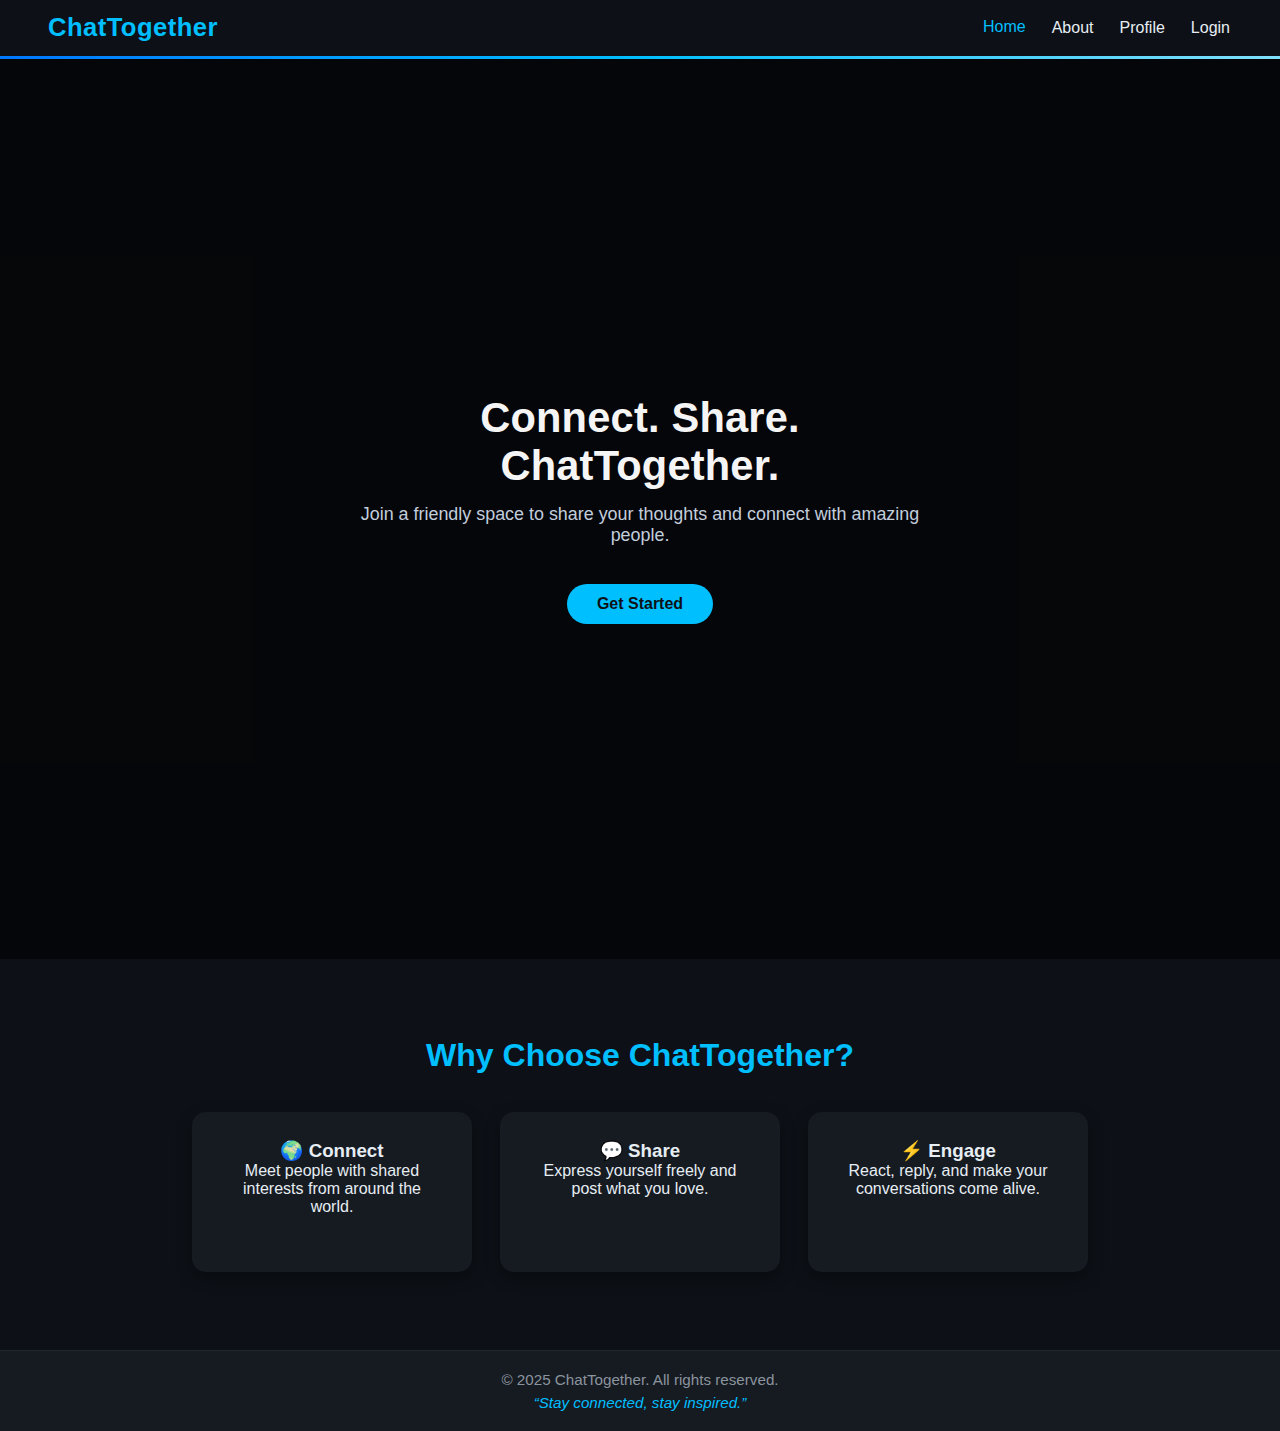
<file: index.html>
<!DOCTYPE html>
<html lang="en">
<head>
  <meta charset="UTF-8">
  <meta name="viewport" content="width=device-width, initial-scale=1.0">
  <title>ChatTogether | Home</title>
  <link rel="stylesheet" href="style.css">
</head>
<body>
  <header>
    <nav class="navbar">
      <div class="logo">ChatTogether</div>
      <ul class="nav-links">
        <li><a href="index.html" class="active">Home</a></li>
        <li><a href="about.html">About</a></li>
        <li><a href="profile.html">Profile</a></li>
        <li><a href="login.html">Login</a></li>
      </ul>
    </nav>
  </header>

  <section class="hero">
    <div class="overlay"></div> <!-- optional dark overlay -->
    <div class="hero-content">
      <h1>Connect. Share. ChatTogether.</h1>
      <p>Join a friendly space to share your thoughts and connect with amazing people.</p>
      <a href="login.html" class="btn">Get Started</a>
    </div>
  </section>
  <section class="features">
  <h2>Why Choose ChatTogether?</h2>
  <div class="feature-container">
    <div class="feature-box">
      <h3>🌍 Connect</h3>
      <p>Meet people with shared interests from around the world.</p>
    </div>
    <div class="feature-box">
      <h3>💬 Share</h3>
      <p>Express yourself freely and post what you love.</p>
    </div>
    <div class="feature-box">
      <h3>⚡ Engage</h3>
      <p>React, reply, and make your conversations come alive.</p>
    </div>
  </div>
</section>

  <footer>
    <p>© 2025 ChatTogether. All rights reserved.</p>
    <p class="tagline">“Stay connected, stay inspired.”</p>
</footer>

  </footer>
</body>
</html>
</file>
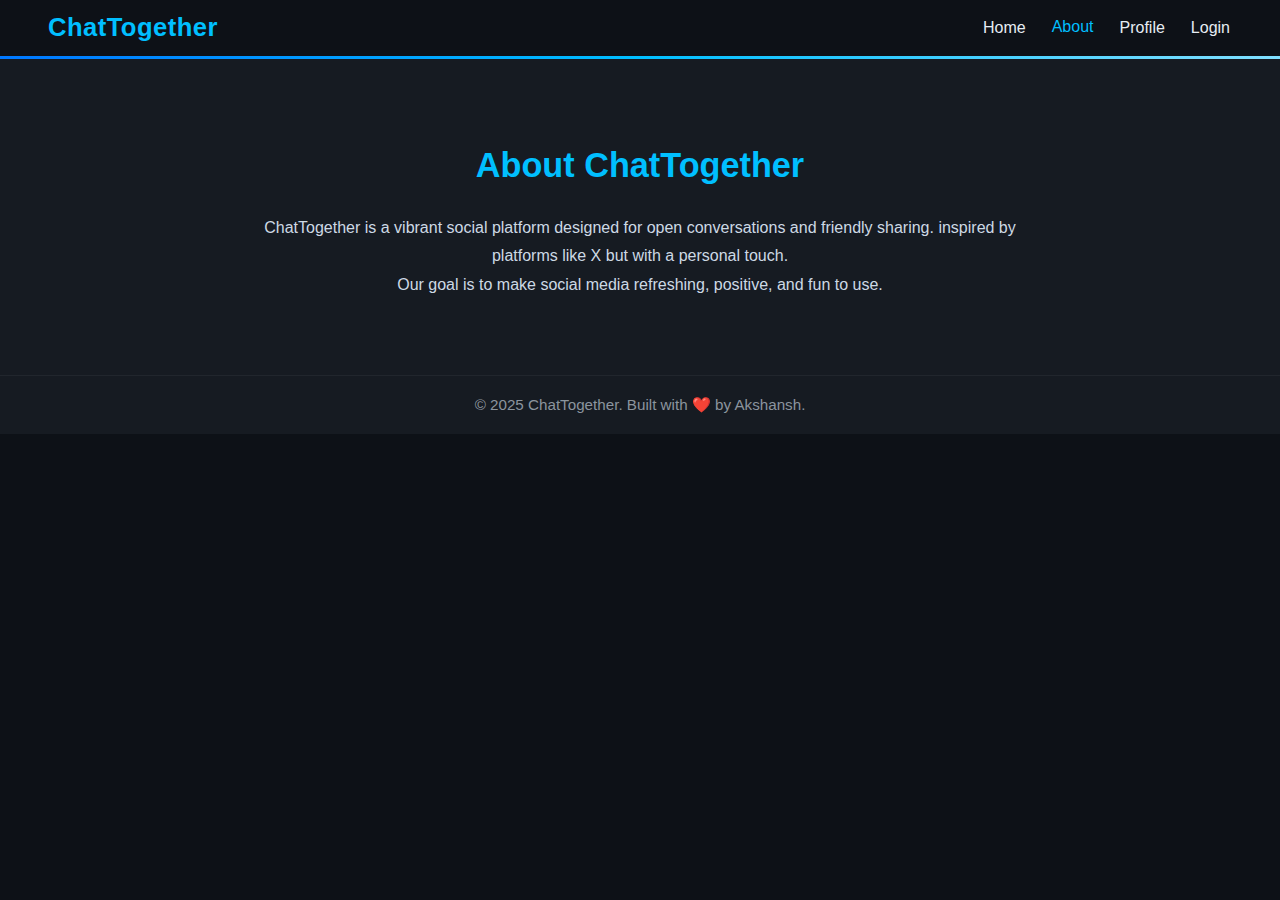
<file: about.html>
<!DOCTYPE html>
<html lang="en">
<head>
  <meta charset="UTF-8">
  <meta name="viewport" content="width=device-width, initial-scale=1.0">
  <title>ChatTogether | About</title>
  <link rel="stylesheet" href="style.css">
</head>
<body>
  <header>
    <nav class="navbar">
      <div class="logo">ChatTogether</div>
      <ul class="nav-links">
        <li><a href="index.html">Home</a></li>
        <li><a href="about.html" class="active">About</a></li>
        <li><a href="profile.html">Profile</a></li>
        <li><a href="login.html">Login</a></li>
      </ul>
    </nav>
  </header>

  <section class="about">
    <div class="container">
      <h2>About ChatTogether</h2>
      <p>ChatTogether is a vibrant social platform designed for open conversations and friendly sharing. 
         inspired by platforms like X but with a personal touch.</p>
      <p>Our goal is to make social media refreshing, positive, and fun to use.</p>
    </div>
  </section>

  <footer>
    <p>© 2025 ChatTogether. Built with ❤️ by Akshansh.</p>
  </footer>
</body>
</html>
</file>
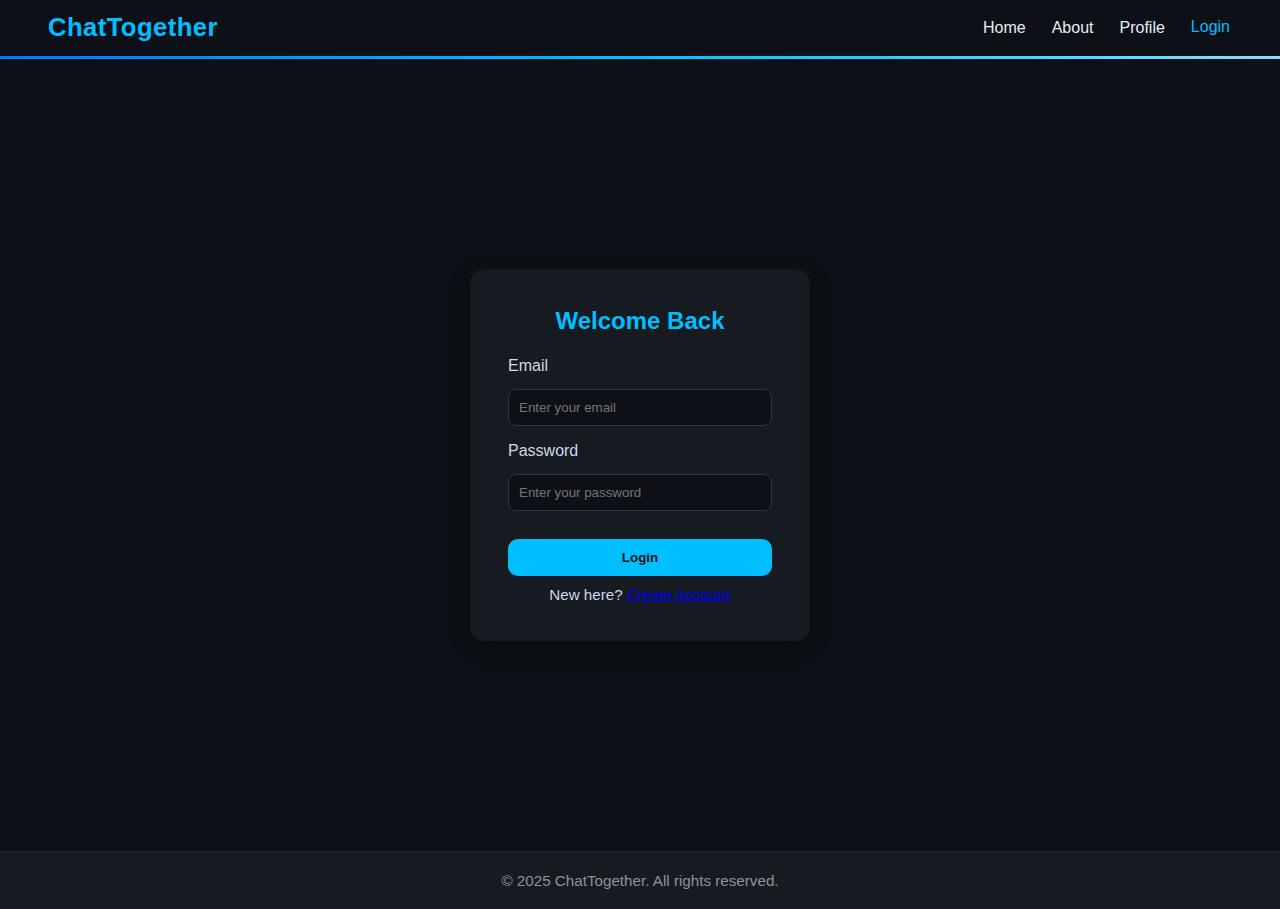
<file: login.html>
<!DOCTYPE html>
<html lang="en">
<head>
  <meta charset="UTF-8">
  <meta name="viewport" content="width=device-width, initial-scale=1.0">
  <title>ChatTogether | Login</title>
  <link rel="stylesheet" href="style.css">
</head>
<body>
  <header>
    <nav class="navbar">
      <div class="logo">ChatTogether</div>
      <ul class="nav-links">
        <li><a href="index.html">Home</a></li>
        <li><a href="about.html">About</a></li>
        <li><a href="profile.html">Profile</a></li>
        <li><a href="login.html" class="active">Login</a></li>
      </ul>
    </nav>
  </header>

  <section class="login">
    <div class="login-box">
      <h2>Welcome Back</h2>
      <form>
        <label>Email</label>
        <input type="email" placeholder="Enter your email" required>
        <label>Password</label>
        <input type="password" placeholder="Enter your password" required>
        <button class="btn">Login</button>
        <p class="signup-text">New here? <a href="#">Create Account</a></p>
      </form>
    </div>
  </section>

  <footer>
    <p>© 2025 ChatTogether. All rights reserved.</p>
  </footer>
</body>
</html>
</file>
<file: style.css>
*{
  margin:0;
  padding:0;
  box-sizing:border-box;
  font-family:'Poppins', sans-serif;
}

body{
  background:#0d1117;
  color:#e6edf3;
}

.navbar{
  display:flex;
  justify-content:space-between;
  align-items:center;
  background:rgba(13,17,23,.95);
  padding:15px 48px;
  color:#fff;
  border-bottom:1px solid #1f2933;
  backdrop-filter:blur(10px);
}

.logo{
  font-size:1.6rem;
  font-weight:700;
  color:#00bfff;
  letter-spacing:.45px;
  line-height:1;
}

.nav-links{
  list-style:none;
  display:flex;
  gap:22px;
  margin-left:8px;
}

.nav-links a{
  color:#e6edf3;
  text-decoration:none;
  font-weight:500;
  transition:color .28s ease, transform .18s ease;
  padding:4px 2px;
  display:inline-block;
}

.nav-links a.active,
.nav-links a:hover{
  color:#00bfff;
  transform:translateY(-1px);
}

.hero{
  height:100vh;
  display:flex;
  align-items:center;
  justify-content:center;
  text-align:center;
  color:#fff;
  position:relative;
  background:url('https://i.pinimg.com/1200x/69/ae/91/69ae9183e8ff59f834ce2a1fc88d7e77.jpg') center/cover no-repeat fixed;
  min-height:560px;
}

.hero::before{
  content:"";
  position:absolute;
  inset:0;
  background:rgba(0,0,0,.6);
  z-index:0;
}

.hero-content{
  position:relative;
  z-index:1;
  max-width:640px;
  padding:0 18px;
}

.hero h1{
  font-size:2.6rem;
  margin-bottom:14px;
  color:whitesmoke;
  font-weight:700;
  letter-spacing:.2px;
}

.hero p{
  font-size:1.12rem;
  margin-bottom:26px;
  color:#cdd9e5;
  opacity:.95;
}

.btn{
  background:#00bfff;
  color:#0d1117;
  padding:11px 30px;
  border-radius:30px;
  font-weight:600;
  text-decoration:none;
  transition:.28s ease;
  margin-top:12px;
  border:0;
  display:inline-block;
}

.btn:hover{
  background:#0090cc;
  color:#fff;
  box-shadow:0 6px 18px rgba(0,191,255,.12), 0 0 10px #00bfff;
  transform:translateY(-3px);
}

.about{
  padding:76px 20px;
  background:#161b22;
  color:#cdd9e5;
}

.about .container{
  max-width:760px;
  margin:0 auto;
  text-align:center;
  line-height:1.78;
}

.about h2{
  font-size:2.14rem;
  margin-bottom:18px;
  color:#00bfff;
}

.profile{
  background:#0d1117;
  display:flex;
  justify-content:center;
  align-items:center;
  height:76vh;
}

.profile-card{
  background:#161b22;
  padding:40px;
  border-radius:18px;
  width:320px;
  text-align:center;
  box-shadow:0 6px 20px rgba(0,0,0,.45);
}

.profile-card img{
  width:116px;
  height:116px;
  object-fit:cover;
  border-radius:50%;
  margin-bottom:14px;
  border:3px solid #00bfff;
}

.login{
  display:flex;
  justify-content:center;
  align-items:center;
  height:88vh;
  background:#0d1117;
}

.login-box{
  background:#161b22;
  padding:38px;
  border-radius:14px;
  width:340px;
  box-shadow:0 6px 20px rgba(0,0,0,.4);
}

.login-box h2{
  text-align:center;
  color:#00bfff;
  margin-bottom:22px;
  font-weight:700;
}

.login-box label{
  display:block;
  font-weight:500;
  color:#cdd9e5;
  margin-bottom:6px;
}

.login-box input{
  width:100%;
  padding:10px;
  margin:8px 0 16px;
  border:1px solid #30363d;
  border-radius:8px;
  background:#0d1117;
  color:#fff;
  appearance:none;
}

.login-box input:focus{
  border-color:#00bfff;
  outline:none;
  box-shadow:0 0 0 3px rgba(0,191,255,.06);
}

.login-box .btn{
  width:100%;
  background:#00bfff;
  color:#0d1117;
  border:none;
  cursor:pointer;
  padding:11px;
  border-radius:10px;
}

.login-box .btn:hover{
  background:#0090cc;
  box-shadow:0 8px 20px rgba(0,191,255,.08);
}

.signup-text{
  text-align:center;
  margin-top:10px;
  color:#cdd9e5;
  font-size:.95rem;
}

footer{
  background:#161b22;
  color:#8b949e;
  text-align:center;
  padding:20px;
  border-top:1px solid #21262d;
  font-size:.95rem;
}

footer .tagline{
  color:#00bfff;
  margin-top:6px;
  font-style:italic;
}

.navbar{
  border-bottom:3px solid transparent;
  background-image:linear-gradient(#0d1117,#0d1117),
                   linear-gradient(90deg,#0078ff,#00bfff,#80e0ff);
  background-origin:border-box;
  background-clip:padding-box,border-box;
}

.features{
  background:#0d1117;
  padding:78px 18px;
  text-align:center;
}

.features h2{
  color:#00bfff;
  font-size:2rem;
  margin-bottom:38px;
}

.feature-container{
  display:flex;
  justify-content:center;
  gap:28px;
  flex-wrap:wrap;
  align-items:stretch;
}

.feature-box{
  background:#161b22;
  border-radius:14px;
  padding:28px;
  width:280px;
  transition:transform .28s ease, box-shadow .28s ease;
  box-shadow:0 6px 15px rgba(0,0,0,.4);
  min-height:160px;
}

.feature-box:hover{
  transform:translateY(-8px);
  box-shadow:0 10px 30px rgba(0,191,255,.08);
}

.profile-card:hover{
  transform:translateY(-5px);
  box-shadow:0 10px 30px rgba(0,191,255,.09);
  transition:.3s;
}

.btn:hover{
  box-shadow:0 0 15px #00bfff;
}

@media (max-width:780px){
  .nav-links{ gap:14px; }
  .hero h1{ font-size:2rem; }
  .profile{ height:auto; padding:40px 0; }
  .login{ height:auto; padding:40px 0; }
  .feature-container{ gap:18px; padding:0 10px; }
}
</file>
